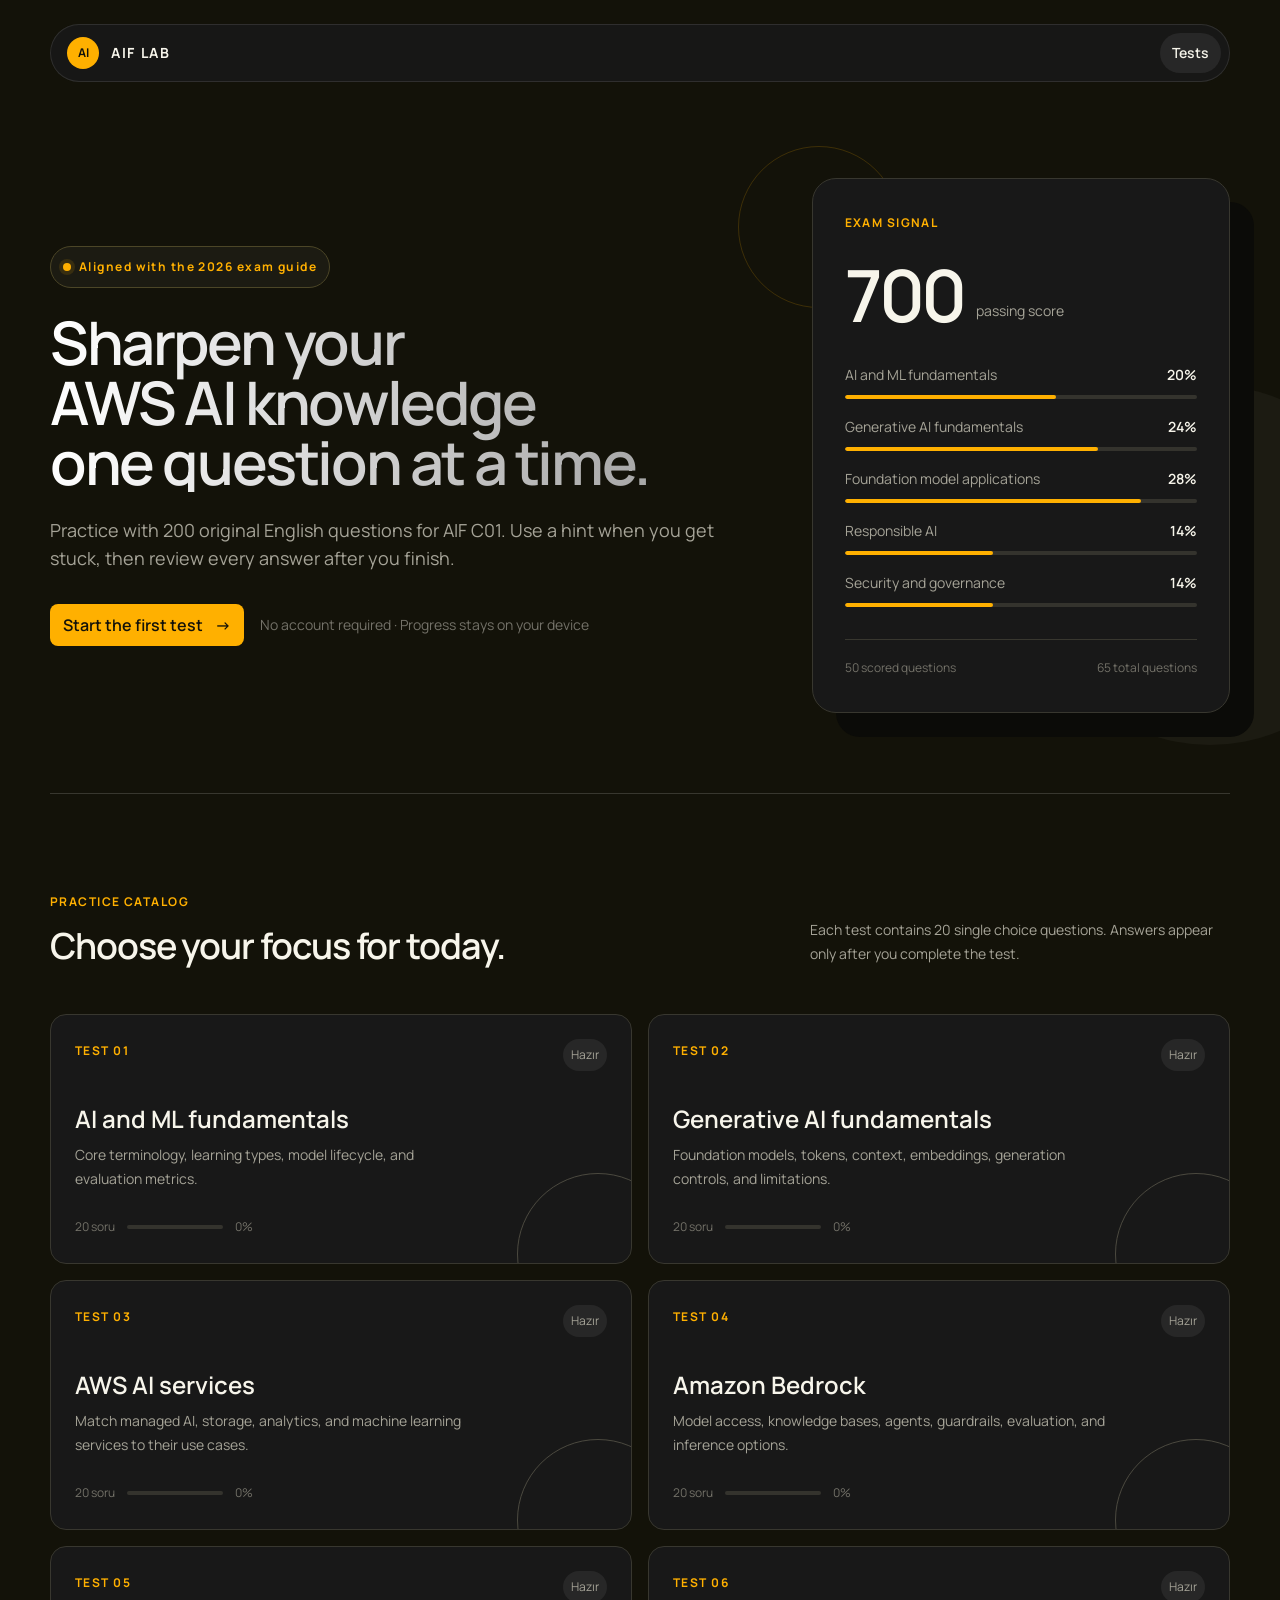
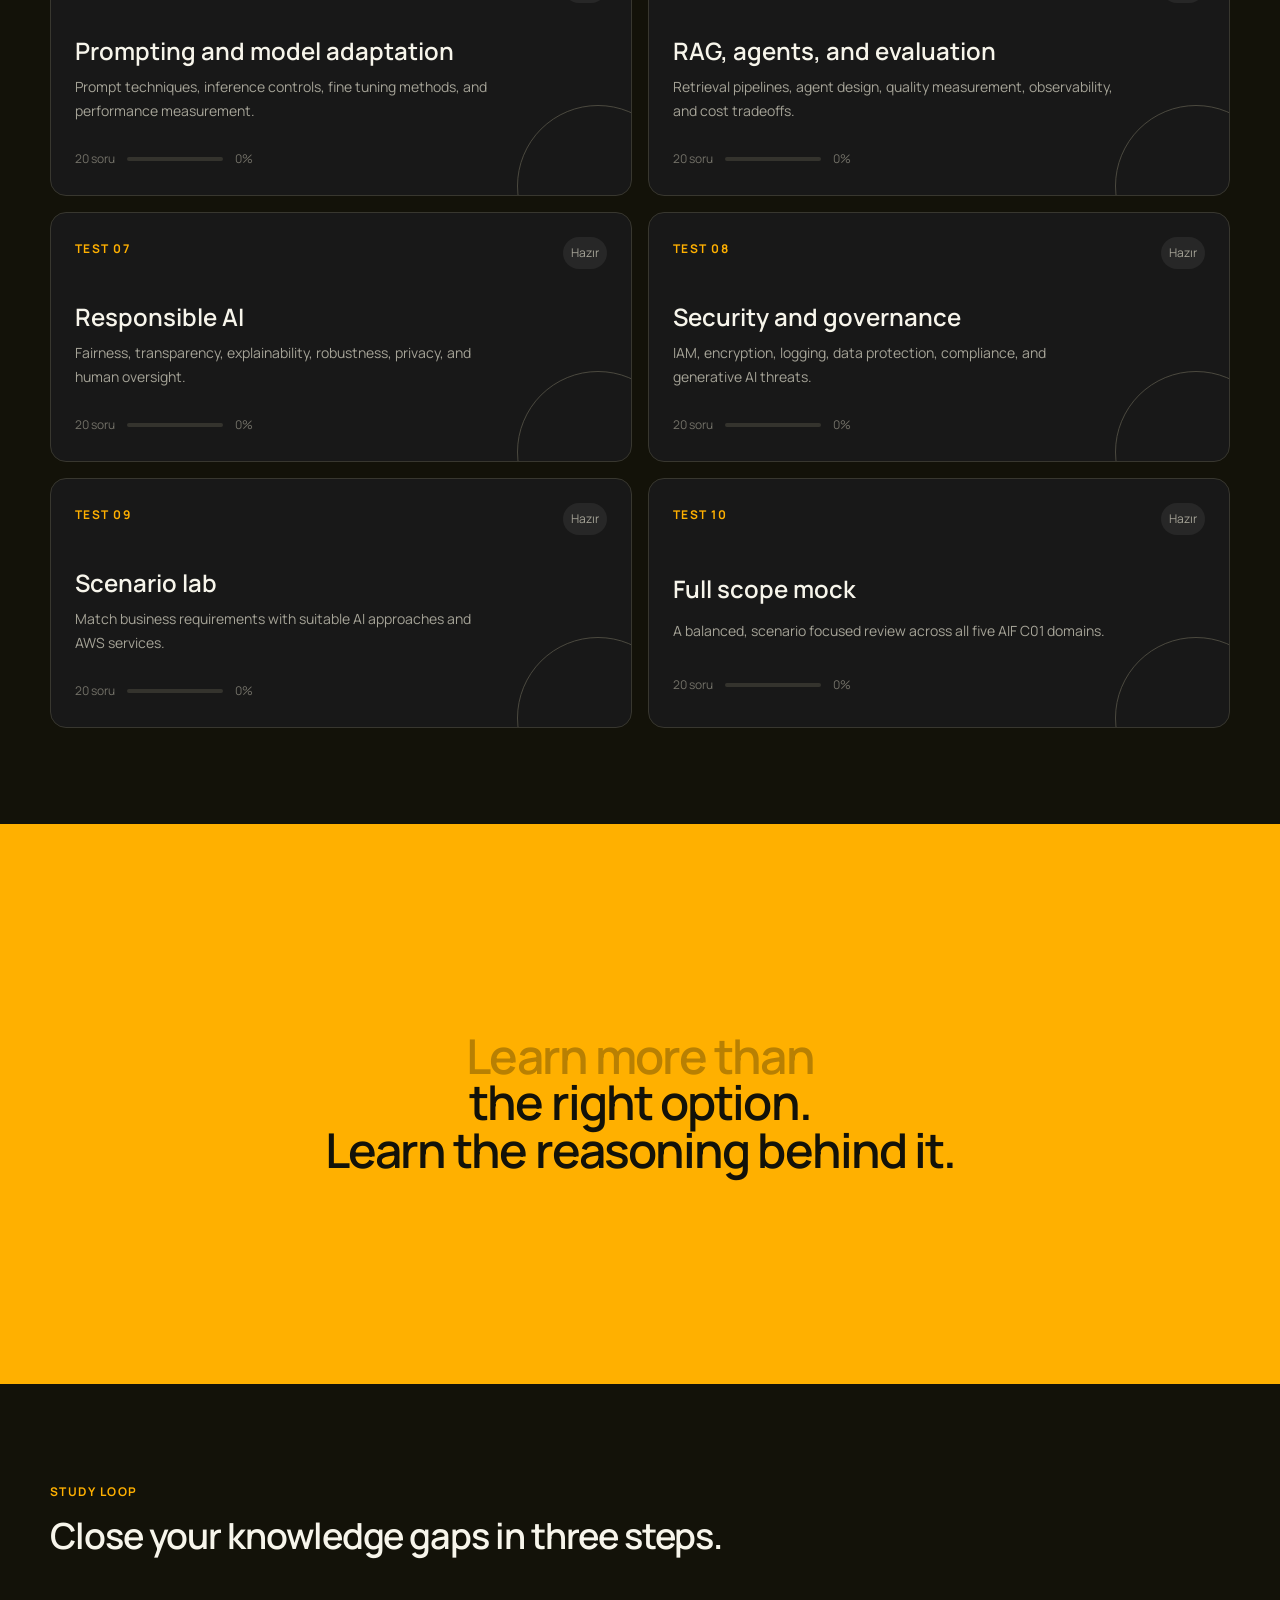
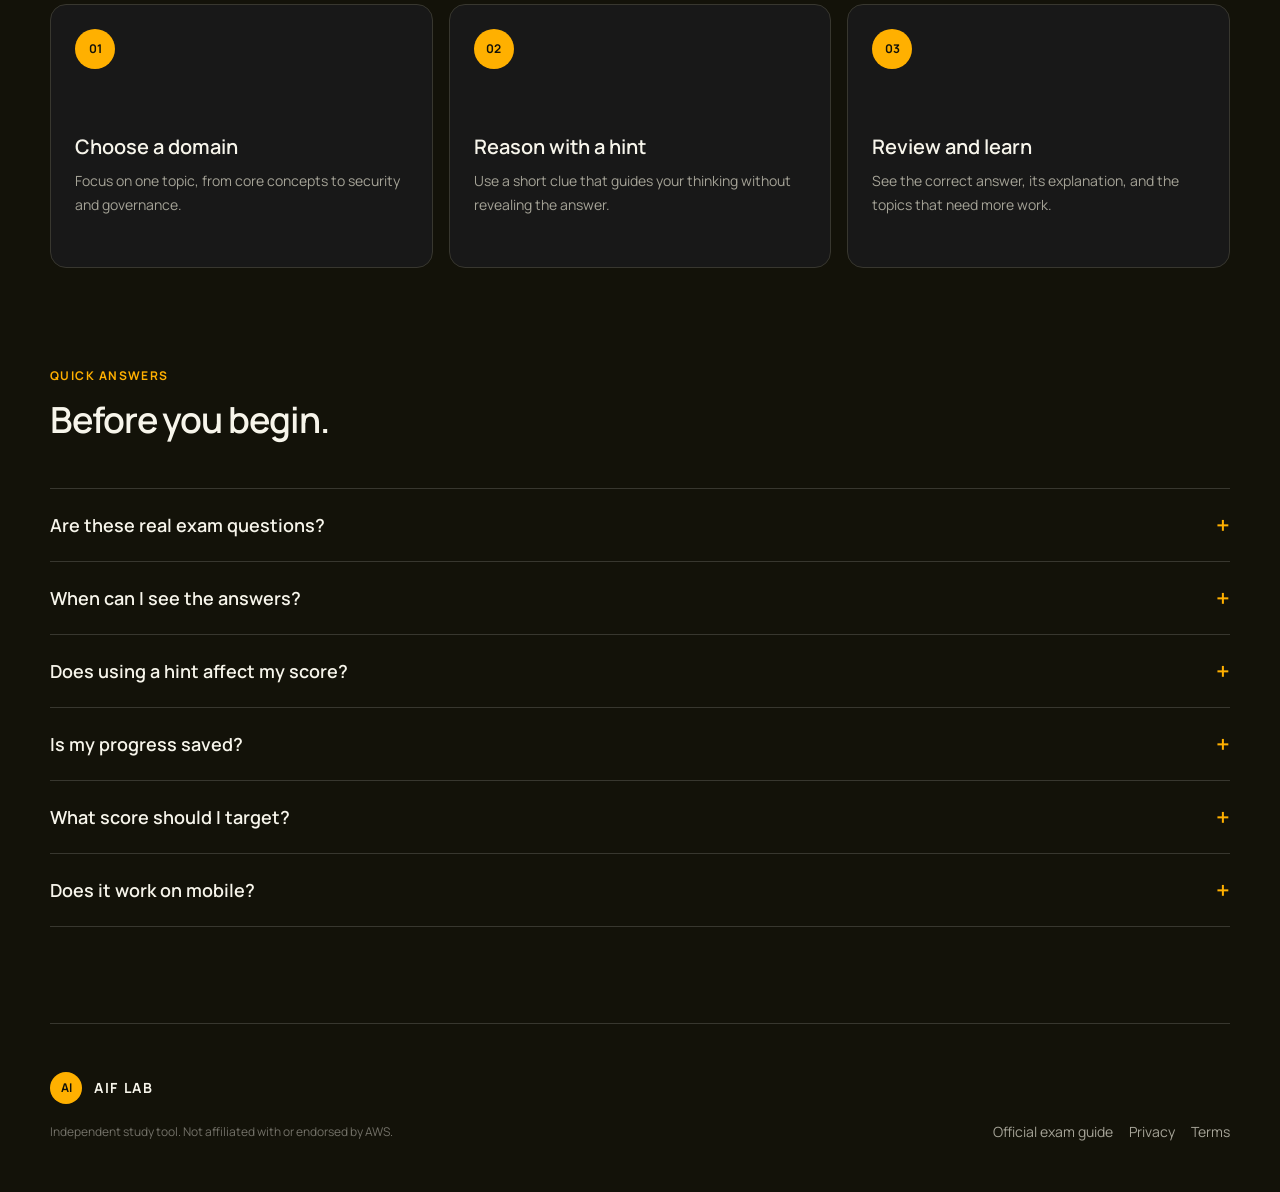
<file: index.html>
<!doctype html>
<html lang="en">
  <head>
    <meta charset="UTF-8" />
    <meta name="viewport" content="width=device-width, initial-scale=1.0" />
    <meta
      name="description"
      content="Prepare for AWS Certified AI Practitioner AIF C01 with 10 tests, 200 original English questions, hints, and detailed answer reviews."
    />
    <meta property="og:title" content="AIF Lab | AWS AI Practitioner practice tests" />
    <meta
      property="og:description"
      content="Prepare for AIF C01 with 200 original English practice questions."
    />
    <meta property="og:type" content="website" />
    <meta name="theme-color" content="#131209" />
    <title>AIF Lab | AWS AI Practitioner practice tests</title>
    <link rel="preconnect" href="https://fonts.googleapis.com" />
    <link rel="preconnect" href="https://fonts.gstatic.com" crossorigin />
    <link
      href="https://fonts.googleapis.com/css2?family=Manrope:wght@400;500;600;700&display=swap"
      rel="stylesheet"
    />
    <link rel="icon" href="data:image/svg+xml,%3Csvg xmlns='http://www.w3.org/2000/svg' viewBox='0 0 64 64'%3E%3Crect width='64' height='64' rx='16' fill='%23ffb000'/%3E%3Cpath d='M17 43 29 16h7l12 27h-8l-2-6H27l-2 6h-8Zm12-12h7l-3-9-4 9Z' fill='%23131209'/%3E%3C/svg%3E" />
    <link rel="stylesheet" href="styles.css" />
  </head>
  <body>
    <a class="skip-link" href="#main">Skip to content</a>

    <header class="site-header" aria-label="Main navigation">
      <a class="brand" href="#home" aria-label="AIF Lab home">
        <span class="brand-mark">AI</span>
        <span>AIF LAB</span>
      </a>
      <nav class="nav-actions" aria-label="Page links">
        <a class="nav-link is-current" href="#tests">Tests</a>
        <button class="button button-small button-ghost" id="continueButton" type="button" hidden>
          Continue
        </button>
      </nav>
    </header>

    <main id="main">
      <section id="landingView" class="view landing-view">
        <section class="hero" id="home" aria-labelledby="heroTitle">
          <div class="hero-copy reveal">
            <div class="eyebrow"><span class="status-dot"></span> Aligned with the 2026 exam guide</div>
            <h1 id="heroTitle">Sharpen your AWS AI knowledge<br />one question at a time.</h1>
            <p class="hero-subtitle">
              Practice with 200 original English questions for AIF C01. Use a hint when you
              get stuck, then review every answer after you finish.
            </p>
            <div class="hero-actions">
              <button class="button button-primary" id="startFirstButton" type="button">
                Start the first test
                <span aria-hidden="true">→</span>
              </button>
              <span class="proof-line">No account required · Progress stays on your device</span>
            </div>
          </div>

          <aside class="scope-panel reveal" aria-label="Exam scope summary">
            <div class="panel-kicker">EXAM SIGNAL</div>
            <div class="scope-score">
              <span>700</span>
              <small>passing score</small>
            </div>
            <div class="scope-list">
              <div class="scope-row">
                <span>AI and ML fundamentals</span><b>20%</b>
                <i style="--width: 20%"></i>
              </div>
              <div class="scope-row">
                <span>Generative AI fundamentals</span><b>24%</b>
                <i style="--width: 24%"></i>
              </div>
              <div class="scope-row">
                <span>Foundation model applications</span><b>28%</b>
                <i style="--width: 28%"></i>
              </div>
              <div class="scope-row">
                <span>Responsible AI</span><b>14%</b>
                <i style="--width: 14%"></i>
              </div>
              <div class="scope-row">
                <span>Security and governance</span><b>14%</b>
                <i style="--width: 14%"></i>
              </div>
            </div>
            <div class="scope-footer">
              <span>50 scored questions</span>
              <span>65 total questions</span>
            </div>
          </aside>
        </section>

        <section class="test-section" id="tests" aria-labelledby="testsTitle">
          <div class="section-heading reveal">
            <div>
              <p class="section-label">PRACTICE CATALOG</p>
              <h2 id="testsTitle">Choose your focus for today.</h2>
            </div>
            <p>Each test contains 20 single choice questions. Answers appear only after you complete the test.</p>
          </div>
          <div class="test-grid" id="testGrid" aria-live="polite"></div>
        </section>

        <section class="tagline-section" aria-label="Study approach">
          <p id="taglineText">
            Learn more than the right option.<br />Learn the reasoning behind it.
          </p>
        </section>

        <section class="method-section" aria-labelledby="methodTitle">
          <div class="section-heading reveal">
            <div>
              <p class="section-label">STUDY LOOP</p>
              <h2 id="methodTitle">Close your knowledge gaps in three steps.</h2>
            </div>
          </div>
          <div class="method-grid">
            <article class="method-card reveal">
              <span>01</span>
              <h3>Choose a domain</h3>
              <p>Focus on one topic, from core concepts to security and governance.</p>
            </article>
            <article class="method-card reveal">
              <span>02</span>
              <h3>Reason with a hint</h3>
              <p>Use a short clue that guides your thinking without revealing the answer.</p>
            </article>
            <article class="method-card reveal">
              <span>03</span>
              <h3>Review and learn</h3>
              <p>See the correct answer, its explanation, and the topics that need more work.</p>
            </article>
          </div>
        </section>

        <section class="faq-section" aria-labelledby="faqTitle">
          <div class="section-heading reveal">
            <div>
              <p class="section-label">QUICK ANSWERS</p>
              <h2 id="faqTitle">Before you begin.</h2>
            </div>
          </div>
          <div class="faq-list reveal">
            <details>
              <summary>Are these real exam questions?</summary>
              <p>No. Every question is original and aligned with the exam guide. They are not live or retired AWS exam items.</p>
            </details>
            <details>
              <summary>When can I see the answers?</summary>
              <p>After submitting a test, you can review every correct answer, your selection, and a concise explanation.</p>
            </details>
            <details>
              <summary>Does using a hint affect my score?</summary>
              <p>No. Hints do not change your score. They are designed to help you recall the relevant concept.</p>
            </details>
            <details>
              <summary>Is my progress saved?</summary>
              <p>Yes. Your answers and current question are stored automatically in this browser.</p>
            </details>
            <details>
              <summary>What score should I target?</summary>
              <p>The real exam uses a scaled passing score of 700. For practice, aim for at least 80 percent without hints.</p>
            </details>
            <details>
              <summary>Does it work on mobile?</summary>
              <p>Yes. The question palette, controls, and answer review adapt to smaller screens.</p>
            </details>
          </div>
        </section>
      </section>

      <section id="quizView" class="view quiz-view" hidden aria-labelledby="quizTitle">
        <header class="quiz-topbar">
          <button class="text-button" id="exitQuizButton" type="button">← Back to tests</button>
          <div class="quiz-title-wrap">
            <span id="quizLabel">TEST 01</span>
            <h1 id="quizTitle">AI and ML fundamentals</h1>
          </div>
          <div class="timer" aria-label="Elapsed time"><span class="timer-dot"></span><time id="timer">00:00</time></div>
        </header>
        <div class="quiz-progress" aria-hidden="true"><i id="progressBar"></i></div>

        <div class="quiz-shell">
          <aside class="question-nav" aria-label="Question palette">
            <div class="question-nav-head">
              <span>QUESTION PALETTE</span>
              <b id="answeredCount">0 / 20</b>
            </div>
            <div class="question-dots" id="questionDots"></div>
            <div class="palette-legend">
              <span><i class="legend-current"></i> Current</span>
              <span><i class="legend-answered"></i> Answered</span>
            </div>
          </aside>

          <article class="question-card" id="questionCard">
            <div class="question-meta">
              <span id="questionDomain">AI AND ML FUNDAMENTALS</span>
              <span>SINGLE CHOICE</span>
            </div>
            <h2 id="questionText"></h2>
            <form id="optionsForm" class="options-list"></form>
            <div class="hint-wrap">
              <button class="hint-button" id="hintButton" type="button" aria-expanded="false">
                <svg viewBox="0 0 24 24" aria-hidden="true"><path d="M9 21h6M10 17h4M8.5 14.5A7 7 0 1 1 15.5 14.5C14.5 15.2 14 16 14 17h-4c0-1-.5-1.8-1.5-2.5Z"/></svg>
                Show hint
              </button>
              <p class="hint-text" id="hintText" hidden></p>
            </div>
            <footer class="question-actions">
              <button class="button button-secondary" id="prevButton" type="button">← Previous</button>
              <button class="button button-primary" id="nextButton" type="button">Next →</button>
              <button class="button button-primary" id="submitButton" type="button" hidden>Finish test</button>
            </footer>
            <p class="inline-error" id="quizError" role="alert" hidden></p>
          </article>
        </div>
      </section>

      <section id="resultsView" class="view results-view" hidden aria-labelledby="resultsTitle">
        <header class="results-header">
          <button class="text-button" id="resultsHomeButton" type="button">← All tests</button>
          <span class="results-kicker">TEST COMPLETE</span>
          <h1 id="resultsTitle">Your results are ready.</h1>
          <p id="resultsSummary"></p>
        </header>

        <div class="score-layout">
          <div class="score-card" id="scoreCard">
            <div class="score-ring" id="scoreRing"><span id="scorePercent">0%</span></div>
            <div>
              <span class="score-status" id="scoreStatus">TARGET REACHED</span>
              <h2 id="scoreLine">0 correct, 0 incorrect</h2>
              <p>Practice target is 80 percent. Hints do not affect your score.</p>
            </div>
          </div>
          <div class="results-actions">
            <button class="button button-primary" id="retryButton" type="button">Retry this test</button>
            <button class="button button-secondary" id="nextTestButton" type="button">Next test</button>
          </div>
        </div>

        <section class="review-section" aria-labelledby="reviewTitle">
          <div class="review-heading">
            <div>
              <p class="section-label">ANSWER REVIEW</p>
              <h2 id="reviewTitle">Review every question.</h2>
            </div>
            <div class="review-filters" role="group" aria-label="Answer filter">
              <button class="filter-button is-active" data-filter="all" type="button">All</button>
              <button class="filter-button" data-filter="wrong" type="button">Incorrect</button>
              <button class="filter-button" data-filter="correct" type="button">Correct</button>
            </div>
          </div>
          <div class="review-list" id="reviewList"></div>
          <div class="empty-state" id="reviewEmpty" hidden>
            <span>✓</span>
            <h3>No questions match this filter.</h3>
            <p>Select another filter to review the remaining answers.</p>
          </div>
        </section>
      </section>
    </main>

    <footer class="site-footer" id="siteFooter">
      <div>
        <span class="brand footer-brand"><span class="brand-mark">AI</span> AIF LAB</span>
        <p>Independent study tool. Not affiliated with or endorsed by AWS.</p>
      </div>
      <nav aria-label="Legal links">
        <a class="footer-link" href="https://docs.aws.amazon.com/aws-certification/latest/ai-practitioner-01/ai-practitioner-01.html" target="_blank" rel="noreferrer">Official exam guide</a>
        <button class="footer-link" data-modal="privacy" type="button">Privacy</button>
        <button class="footer-link" data-modal="terms" type="button">Terms</button>
      </nav>
    </footer>

    <dialog id="infoDialog" class="info-dialog">
      <button class="dialog-close" id="dialogClose" type="button" aria-label="Close dialog">×</button>
      <h2 id="dialogTitle"></h2>
      <div id="dialogContent"></div>
    </dialog>

    <script src="questions.js"></script>
    <script src="app.js"></script>
  </body>
</html>
</file>
<file: styles.css>
:root {
  --ink: #f7f5eb;
  --muted: #a5a397;
  --faint: #737168;
  --canvas: #131209;
  --surface: #181818;
  --surface-raised: #1f1f1f;
  --surface-soft: #272727;
  --line: #38372f;
  --accent: #ffb000;
  --accent-soft: #f7c968;
  --accent-ink: #131209;
  --good: #70d6a7;
  --bad: #ff7a66;
  --info: #78b9ff;
  --ease: cubic-bezier(0.32, 0.72, 0, 1);
}

* {
  box-sizing: border-box;
}

html {
  scroll-behavior: smooth;
}

body {
  min-width: 320px;
  margin: 0;
  color: var(--ink);
  background: var(--canvas);
  font-family: "Manrope", sans-serif;
  font-size: 16px;
  line-height: 24px;
}

button,
input {
  font: inherit;
}

button,
a,
summary,
label {
  -webkit-tap-highlight-color: transparent;
}

button:focus-visible,
a:focus-visible,
summary:focus-visible,
input:focus-visible + span {
  outline: 3px solid var(--info);
  outline-offset: 4px;
}

[hidden] {
  display: none !important;
}

.skip-link {
  position: fixed;
  z-index: 100;
  top: 8px;
  left: 8px;
  padding: 8px 12px;
  border-radius: 8px;
  color: var(--accent-ink);
  background: var(--accent);
  transform: translateY(-160%);
  transition: transform 700ms var(--ease);
}

.skip-link:focus {
  transform: translateY(0);
}

.site-header {
  position: relative;
  z-index: 20;
  display: flex;
  width: min(1180px, calc(100% - 48px));
  margin: 24px auto 0;
  padding: 8px 8px 8px 16px;
  align-items: center;
  justify-content: space-between;
  border: 1px solid rgba(255, 255, 255, 0.1);
  border-radius: 9999px;
  background: rgba(24, 24, 24, 0.88);
  backdrop-filter: blur(24px);
}

.brand {
  display: inline-flex;
  align-items: center;
  gap: 12px;
  color: var(--ink);
  font-size: 14px;
  font-weight: 700;
  letter-spacing: 0.12em;
  text-decoration: none;
}

.brand-mark {
  display: grid;
  width: 32px;
  height: 32px;
  place-items: center;
  border-radius: 50%;
  color: var(--accent-ink);
  background: var(--accent);
  font-size: 12px;
  font-weight: 700;
  letter-spacing: 0;
}

.nav-actions {
  display: flex;
  align-items: center;
  gap: 8px;
}

.nav-link {
  padding: 8px 12px;
  border-radius: 9999px;
  color: var(--muted);
  font-size: 14px;
  font-weight: 600;
  text-decoration: none;
  transition: color 700ms var(--ease), background 700ms var(--ease);
}

.nav-link:hover,
.nav-link.is-current {
  color: var(--ink);
  background: var(--surface-soft);
}

.view {
  min-height: 70vh;
}

.hero {
  position: relative;
  display: grid;
  width: min(1180px, calc(100% - 48px));
  min-height: 680px;
  margin: 0 auto;
  padding: 96px 0 80px;
  grid-template-columns: minmax(0, 1.25fr) minmax(340px, 0.75fr);
  gap: 64px;
  align-items: center;
}

.hero::before,
.hero::after {
  position: absolute;
  z-index: -1;
  content: "";
}

.hero::before {
  top: 64px;
  right: 28%;
  width: 160px;
  height: 160px;
  border: 1px solid rgba(255, 176, 0, 0.18);
  border-radius: 50%;
}

.hero::after {
  right: -160px;
  bottom: 48px;
  width: 360px;
  height: 360px;
  border-radius: 50%;
  background: #1c1b12;
}

.eyebrow,
.section-label,
.panel-kicker,
.results-kicker,
.question-meta,
.quiz-title-wrap span,
.question-nav-head span {
  color: var(--accent);
  font-size: 12px;
  font-weight: 700;
  letter-spacing: 0.12em;
}

.eyebrow {
  display: inline-flex;
  padding: 8px 12px;
  align-items: center;
  gap: 8px;
  border: 1px solid #4c4627;
  border-radius: 9999px;
  background: #1c1b12;
}

.status-dot,
.timer-dot {
  width: 8px;
  height: 8px;
  border-radius: 50%;
  background: var(--accent);
  box-shadow: 0 0 0 4px rgba(255, 176, 0, 0.12);
}

.hero h1 {
  max-width: 680px;
  margin: 24px 0;
  background: linear-gradient(90deg, #ffffff, #9b9b9b);
  background-clip: text;
  color: transparent;
  font-size: 60px;
  font-weight: 600;
  line-height: 1;
  letter-spacing: -0.04em;
  text-wrap: balance;
}

.hero-subtitle {
  max-width: 680px;
  margin: 0;
  color: var(--muted);
  font-size: 18px;
  line-height: 28px;
  text-wrap: pretty;
}

.hero-actions {
  display: flex;
  margin-top: 32px;
  align-items: center;
  gap: 16px;
  flex-wrap: wrap;
}

.button {
  display: inline-flex;
  min-height: 40px;
  padding: 8px 12px;
  align-items: center;
  justify-content: center;
  gap: 12px;
  border: 1px solid transparent;
  border-radius: 8px;
  cursor: pointer;
  font-size: 16px;
  font-weight: 600;
  transition: transform 700ms var(--ease), color 700ms var(--ease), background 700ms var(--ease), border-color 700ms var(--ease);
}

.button:hover {
  transform: translateY(-2px);
}

.button:active {
  transform: scale(0.98);
}

.button:disabled {
  cursor: not-allowed;
  opacity: 0.38;
  transform: none;
}

.button-primary {
  color: var(--accent-ink);
  background: var(--accent);
}

.button-primary:hover {
  background: var(--accent-soft);
}

.button-secondary,
.button-ghost {
  border-color: var(--line);
  color: var(--ink);
  background: var(--surface-raised);
}

.button-secondary:hover,
.button-ghost:hover {
  border-color: #5f5d52;
  background: var(--surface-soft);
}

.button-small {
  min-height: 32px;
  font-size: 14px;
}

.proof-line {
  color: var(--faint);
  font-size: 14px;
}

.scope-panel {
  position: relative;
  z-index: 1;
  padding: 32px;
  border: 1px solid var(--line);
  border-radius: 24px;
  background: var(--surface);
  box-shadow: 24px 24px 0 #0b0b08;
}

.scope-score {
  display: flex;
  margin: 24px 0 32px;
  align-items: flex-end;
  gap: 12px;
}

.scope-score span {
  font-size: 72px;
  font-weight: 600;
  line-height: 1;
  letter-spacing: -0.05em;
}

.scope-score small {
  padding-bottom: 8px;
  color: var(--muted);
  font-size: 14px;
}

.scope-list {
  display: grid;
  gap: 16px;
}

.scope-row {
  display: grid;
  grid-template-columns: 1fr auto;
  gap: 8px;
  color: var(--muted);
  font-size: 14px;
}

.scope-row b {
  color: var(--ink);
  font-weight: 600;
}

.scope-row i {
  position: relative;
  display: block;
  height: 4px;
  grid-column: 1 / 3;
  overflow: hidden;
  border-radius: 9999px;
  background: #34332d;
}

.scope-row i::after {
  display: block;
  width: calc(var(--width) * 3);
  height: 100%;
  border-radius: inherit;
  background: var(--accent);
  content: "";
}

.scope-footer {
  display: flex;
  margin-top: 32px;
  padding-top: 16px;
  justify-content: space-between;
  border-top: 1px solid var(--line);
  color: var(--faint);
  font-size: 12px;
}

.test-section,
.method-section,
.faq-section {
  width: min(1180px, calc(100% - 48px));
  margin: 0 auto;
  padding: 96px 0;
}

.test-section {
  border-top: 1px solid var(--line);
}

.section-heading,
.review-heading {
  display: flex;
  margin-bottom: 48px;
  align-items: flex-end;
  justify-content: space-between;
  gap: 32px;
}

.section-label {
  margin: 0 0 12px;
}

.section-heading h2,
.review-heading h2 {
  margin: 0;
  font-size: 36px;
  font-weight: 600;
  line-height: 40px;
  letter-spacing: -0.03em;
  text-wrap: balance;
}

.section-heading > p {
  max-width: 420px;
  margin: 0;
  color: var(--muted);
  font-size: 14px;
  text-wrap: pretty;
}

.test-grid {
  display: grid;
  grid-template-columns: repeat(2, minmax(0, 1fr));
  gap: 16px;
}

.test-card {
  position: relative;
  display: grid;
  min-height: 232px;
  padding: 24px;
  overflow: hidden;
  border: 1px solid var(--line);
  border-radius: 16px;
  color: var(--ink);
  background: var(--surface);
  cursor: pointer;
  text-align: left;
  grid-template-columns: 1fr auto;
  transition: transform 700ms var(--ease), background 700ms var(--ease), border-color 700ms var(--ease);
}

.test-card:hover {
  border-color: #5f5d52;
  background: var(--surface-raised);
  transform: translateY(-4px);
}

.test-card:active {
  transform: scale(0.98);
}

.test-card::after {
  position: absolute;
  right: -48px;
  bottom: -72px;
  width: 160px;
  height: 160px;
  border: 1px solid #4b493f;
  border-radius: 50%;
  content: "";
  transition: transform 700ms var(--ease), border-color 700ms var(--ease);
}

.test-card:hover::after {
  border-color: var(--accent);
  transform: scale(1.12);
}

.test-card-number {
  color: var(--accent);
  font-size: 12px;
  font-weight: 700;
  letter-spacing: 0.12em;
}

.test-card-status {
  position: relative;
  z-index: 1;
  padding: 4px 8px;
  border-radius: 9999px;
  color: var(--muted);
  background: var(--surface-soft);
  font-size: 12px;
}

.test-card h3 {
  max-width: 420px;
  margin: 32px 0 8px;
  grid-column: 1 / 3;
  font-size: 24px;
  font-weight: 600;
  line-height: 32px;
  text-wrap: balance;
}

.test-card p {
  max-width: 440px;
  margin: 0;
  grid-column: 1 / 3;
  color: var(--muted);
  font-size: 14px;
  text-wrap: pretty;
}

.test-card-footer {
  display: flex;
  margin-top: 24px;
  align-items: center;
  gap: 12px;
  grid-column: 1 / 3;
  color: var(--faint);
  font-size: 12px;
}

.mini-progress {
  width: 96px;
  height: 4px;
  overflow: hidden;
  border-radius: 9999px;
  background: #34332d;
}

.mini-progress i {
  display: block;
  height: 100%;
  border-radius: inherit;
  background: var(--accent);
}

.tagline-section {
  display: flex;
  min-height: 560px;
  padding: 96px 24px;
  align-items: center;
  justify-content: center;
  background: var(--accent);
}

.tagline-section p {
  max-width: 680px;
  margin: 0;
  color: rgba(19, 18, 9, 0.3);
  font-size: 48px;
  font-weight: 600;
  line-height: 1;
  letter-spacing: -0.04em;
  text-align: center;
  text-wrap: balance;
}

.tagline-section .word {
  display: inline-block;
  transition: color 800ms var(--ease), transform 800ms var(--ease);
}

.tagline-section .word.is-visible {
  color: var(--accent-ink);
  transform: translateY(-2px);
}

.method-grid {
  display: grid;
  grid-template-columns: repeat(3, minmax(0, 1fr));
  gap: 16px;
}

.method-card {
  min-height: 264px;
  padding: 24px;
  border: 1px solid var(--line);
  border-radius: 16px;
  background: var(--surface);
}

.method-card > span {
  display: grid;
  width: 40px;
  height: 40px;
  place-items: center;
  border-radius: 50%;
  color: var(--accent-ink);
  background: var(--accent);
  font-size: 12px;
  font-weight: 700;
}

.method-card h3 {
  margin: 64px 0 8px;
  font-size: 20px;
  font-weight: 600;
  line-height: 28px;
}

.method-card p {
  margin: 0;
  color: var(--muted);
  font-size: 14px;
  text-wrap: pretty;
}

.faq-section {
  padding-top: 0;
}

.faq-list {
  display: grid;
  border-top: 1px solid var(--line);
}

.faq-list details {
  border-bottom: 1px solid var(--line);
}

.faq-list summary {
  position: relative;
  padding: 24px 48px 24px 0;
  cursor: pointer;
  font-size: 18px;
  font-weight: 600;
  list-style: none;
}

.faq-list summary::-webkit-details-marker {
  display: none;
}

.faq-list summary::after {
  position: absolute;
  top: 24px;
  right: 0;
  content: "+";
  color: var(--accent);
  font-size: 24px;
  transition: transform 700ms var(--ease);
}

.faq-list details[open] summary::after {
  transform: rotate(45deg);
}

.faq-list details p {
  max-width: 680px;
  margin: 0;
  padding: 0 0 24px;
  color: var(--muted);
  text-wrap: pretty;
}

.site-footer {
  display: flex;
  width: min(1180px, calc(100% - 48px));
  margin: 0 auto;
  padding: 48px 0;
  align-items: flex-end;
  justify-content: space-between;
  gap: 24px;
  border-top: 1px solid var(--line);
}

.footer-brand {
  margin-bottom: 16px;
}

.site-footer p {
  max-width: 520px;
  margin: 0;
  color: var(--faint);
  font-size: 12px;
}

.site-footer nav {
  display: flex;
  gap: 16px;
}

.footer-link,
.text-button {
  padding: 0;
  border: 0;
  color: var(--muted);
  background: transparent;
  cursor: pointer;
  font-size: 14px;
  text-decoration: underline;
  text-decoration-color: transparent;
  text-underline-offset: 4px;
  transition: color 700ms var(--ease), text-decoration-color 700ms var(--ease);
}

.footer-link:hover,
.text-button:hover {
  color: var(--ink);
  text-decoration-color: currentColor;
}

.reveal {
  opacity: 0;
  filter: blur(8px);
  transform: translateY(64px);
  transition: opacity 900ms var(--ease), filter 900ms var(--ease), transform 900ms var(--ease);
}

.reveal.is-visible {
  opacity: 1;
  filter: blur(0);
  transform: translateY(0);
}

/* Quiz */
.quiz-view,
.results-view {
  width: min(1260px, calc(100% - 48px));
  margin: 0 auto;
  padding: 48px 0 96px;
}

.quiz-topbar {
  display: grid;
  padding: 24px 0;
  align-items: center;
  grid-template-columns: 1fr auto 1fr;
  border-bottom: 1px solid var(--line);
}

.quiz-topbar .text-button {
  justify-self: start;
}

.quiz-title-wrap {
  text-align: center;
}

.quiz-title-wrap h1 {
  margin: 4px 0 0;
  font-size: 18px;
  font-weight: 600;
  line-height: 28px;
}

.timer {
  display: flex;
  justify-self: end;
  align-items: center;
  gap: 8px;
  color: var(--muted);
  font-size: 14px;
  font-variant-numeric: tabular-nums;
}

.quiz-progress {
  height: 4px;
  overflow: hidden;
  background: var(--surface-soft);
}

.quiz-progress i {
  display: block;
  width: 0;
  height: 100%;
  background: var(--accent);
  transition: width 700ms var(--ease);
}

.quiz-shell {
  display: grid;
  padding-top: 48px;
  grid-template-columns: 240px minmax(0, 760px);
  gap: 48px;
  justify-content: center;
}

.question-nav {
  position: sticky;
  top: 24px;
  height: max-content;
  padding: 16px;
  border: 1px solid var(--line);
  border-radius: 16px;
  background: var(--surface);
}

.question-nav-head {
  display: flex;
  margin-bottom: 16px;
  align-items: center;
  justify-content: space-between;
}

.question-nav-head b {
  font-size: 12px;
  font-weight: 600;
}

.question-dots {
  display: grid;
  grid-template-columns: repeat(5, 1fr);
  gap: 8px;
}

.question-dot {
  display: grid;
  width: 32px;
  height: 32px;
  padding: 0;
  place-items: center;
  border: 1px solid var(--line);
  border-radius: 8px;
  color: var(--muted);
  background: var(--surface-raised);
  cursor: pointer;
  font-size: 12px;
  font-weight: 600;
  transition: transform 700ms var(--ease), color 700ms var(--ease), background 700ms var(--ease), border-color 700ms var(--ease);
}

.question-dot:hover {
  border-color: var(--accent);
  color: var(--ink);
  transform: translateY(-2px);
}

.question-dot.is-answered {
  border-color: #426f5a;
  color: #b6f5d3;
  background: #21352b;
}

.question-dot.is-current {
  border-color: var(--accent);
  color: var(--accent-ink);
  background: var(--accent);
}

.palette-legend {
  display: flex;
  margin-top: 16px;
  padding-top: 16px;
  gap: 12px;
  border-top: 1px solid var(--line);
  color: var(--faint);
  font-size: 12px;
}

.palette-legend span {
  display: flex;
  align-items: center;
  gap: 4px;
}

.palette-legend i {
  width: 8px;
  height: 8px;
  border-radius: 50%;
}

.legend-current {
  background: var(--accent);
}

.legend-answered {
  background: var(--good);
}

.question-card {
  min-height: 620px;
  padding: 40px;
  border: 1px solid var(--line);
  border-radius: 24px;
  background: var(--surface);
}

.question-card.is-changing {
  opacity: 0;
  transform: translateY(24px);
}

.question-card {
  transition: opacity 700ms var(--ease), transform 700ms var(--ease);
}

.question-meta {
  display: flex;
  justify-content: space-between;
}

.question-meta span:last-child {
  color: var(--faint);
}

.question-card h2 {
  margin: 32px 0;
  font-size: 24px;
  font-weight: 600;
  line-height: 32px;
  letter-spacing: -0.02em;
  text-wrap: pretty;
}

.options-list {
  display: grid;
  gap: 12px;
}

.option-label {
  position: relative;
  display: grid;
  min-height: 64px;
  padding: 12px 16px;
  align-items: center;
  grid-template-columns: 32px 1fr;
  gap: 12px;
  border: 1px solid var(--line);
  border-radius: 12px;
  color: var(--muted);
  background: var(--surface-raised);
  cursor: pointer;
  transition: transform 700ms var(--ease), color 700ms var(--ease), background 700ms var(--ease), border-color 700ms var(--ease);
}

.option-label:hover {
  border-color: #5f5d52;
  color: var(--ink);
  transform: translateX(4px);
}

.option-label:active {
  transform: scale(0.98);
}

.option-label input {
  position: absolute;
  opacity: 0;
  pointer-events: none;
}

.option-key {
  display: grid;
  width: 32px;
  height: 32px;
  place-items: center;
  border: 1px solid #4b493f;
  border-radius: 8px;
  color: var(--ink);
  font-size: 12px;
  font-weight: 700;
}

.option-label.is-selected {
  border-color: var(--accent);
  color: var(--ink);
  background: #292511;
}

.option-label.is-selected .option-key {
  border-color: var(--accent);
  color: var(--accent-ink);
  background: var(--accent);
}

.option-copy {
  font-size: 14px;
  text-wrap: pretty;
}

.hint-wrap {
  margin-top: 24px;
}

.hint-button {
  display: inline-flex;
  padding: 8px 12px;
  align-items: center;
  gap: 8px;
  border: 1px solid #4c4627;
  border-radius: 8px;
  color: var(--accent);
  background: #1c1b12;
  cursor: pointer;
  font-size: 14px;
  font-weight: 600;
  transition: transform 700ms var(--ease), background 700ms var(--ease);
}

.hint-button:hover {
  background: #292511;
  transform: translateY(-2px);
}

.hint-button svg {
  width: 20px;
  height: 20px;
  fill: none;
  stroke: currentColor;
  stroke-linecap: round;
  stroke-linejoin: round;
  stroke-width: 1.7;
}

.hint-text {
  margin: 12px 0 0;
  padding: 16px;
  border: 1px solid #4c4627;
  border-radius: 12px;
  color: #d8cfa6;
  background: #1c1b12;
  font-size: 14px;
  text-wrap: pretty;
}

.question-actions {
  display: flex;
  margin-top: 40px;
  justify-content: space-between;
  gap: 12px;
}

.question-actions .button-primary {
  margin-left: auto;
}

.inline-error {
  margin: 16px 0 0;
  padding: 12px;
  border: 1px solid #753d35;
  border-radius: 8px;
  color: #ffb0a4;
  background: #2e1b18;
  font-size: 14px;
}

/* Results */
.results-header {
  max-width: 760px;
  margin: 0 auto;
  padding: 64px 0 48px;
  text-align: center;
}

.results-header .text-button {
  margin-bottom: 48px;
}

.results-header h1 {
  margin: 12px 0 16px;
  font-size: 48px;
  font-weight: 600;
  line-height: 1;
  letter-spacing: -0.04em;
}

.results-header p {
  margin: 0;
  color: var(--muted);
  font-size: 18px;
  line-height: 28px;
}

.score-layout {
  display: grid;
  max-width: 920px;
  margin: 0 auto 96px;
  gap: 16px;
}

.score-card {
  display: flex;
  padding: 32px;
  align-items: center;
  gap: 32px;
  border: 1px solid var(--line);
  border-radius: 24px;
  background: var(--surface);
}

.score-ring {
  display: grid;
  width: 144px;
  height: 144px;
  flex: 0 0 auto;
  place-items: center;
  border: 8px solid var(--accent);
  border-radius: 50%;
  background: #292511;
}

.score-ring span {
  position: relative;
  z-index: 1;
  font-size: 30px;
  font-weight: 600;
  line-height: 36px;
}

.score-status {
  color: var(--accent);
  font-size: 12px;
  font-weight: 700;
  letter-spacing: 0.12em;
}

.score-card h2 {
  margin: 8px 0;
  font-size: 30px;
  font-weight: 600;
  line-height: 36px;
}

.score-card p {
  margin: 0;
  color: var(--muted);
  font-size: 14px;
}

.results-actions {
  display: flex;
  justify-content: flex-end;
  gap: 12px;
}

.review-section {
  max-width: 920px;
  margin: 0 auto;
}

.review-filters {
  display: flex;
  padding: 4px;
  gap: 4px;
  border-radius: 12px;
  background: var(--surface);
}

.filter-button {
  padding: 8px 12px;
  border: 0;
  border-radius: 8px;
  color: var(--muted);
  background: transparent;
  cursor: pointer;
  font-size: 14px;
  font-weight: 600;
  transition: color 700ms var(--ease), background 700ms var(--ease), transform 700ms var(--ease);
}

.filter-button:hover,
.filter-button.is-active {
  color: var(--ink);
  background: var(--surface-soft);
}

.filter-button:active {
  transform: scale(0.98);
}

.review-list {
  display: grid;
  gap: 16px;
}

.review-card {
  padding: 24px;
  border: 1px solid var(--line);
  border-radius: 16px;
  background: var(--surface);
}

.review-card.is-correct {
  border-color: #426f5a;
}

.review-card.is-wrong {
  border-color: #753d35;
}

.review-card-head {
  display: flex;
  align-items: center;
  justify-content: space-between;
  gap: 16px;
}

.review-card-head span {
  font-size: 12px;
  font-weight: 700;
  letter-spacing: 0.08em;
}

.review-card.is-correct .review-state {
  color: var(--good);
}

.review-card.is-wrong .review-state {
  color: var(--bad);
}

.review-card h3 {
  margin: 16px 0 24px;
  font-size: 18px;
  font-weight: 600;
  line-height: 28px;
  text-wrap: pretty;
}

.answer-row {
  display: grid;
  padding: 12px 0;
  grid-template-columns: 120px 1fr;
  gap: 16px;
  border-top: 1px solid var(--line);
  font-size: 14px;
}

.answer-row span:first-child {
  color: var(--faint);
}

.answer-row.correct-answer span:last-child {
  color: var(--good);
}

.answer-row.user-wrong span:last-child {
  color: var(--bad);
}

.explanation {
  margin: 16px 0 0;
  padding: 16px;
  border-radius: 12px;
  color: #d8cfa6;
  background: #1c1b12;
  font-size: 14px;
  text-wrap: pretty;
}

.empty-state {
  padding: 64px 24px;
  border: 1px dashed var(--line);
  border-radius: 16px;
  text-align: center;
}

.empty-state > span {
  display: grid;
  width: 48px;
  height: 48px;
  margin: 0 auto 16px;
  place-items: center;
  border-radius: 50%;
  color: var(--accent-ink);
  background: var(--good);
}

.empty-state h3 {
  margin: 0 0 8px;
  font-size: 20px;
  line-height: 28px;
}

.empty-state p {
  margin: 0;
  color: var(--muted);
  font-size: 14px;
}

.info-dialog {
  width: min(560px, calc(100% - 48px));
  padding: 32px;
  border: 1px solid var(--line);
  border-radius: 16px;
  color: var(--ink);
  background: var(--surface);
}

.info-dialog::backdrop {
  background: rgba(0, 0, 0, 0.8);
  backdrop-filter: blur(16px);
}

.info-dialog h2 {
  margin: 0 0 16px;
  font-size: 24px;
  font-weight: 600;
  line-height: 32px;
}

.info-dialog p {
  color: var(--muted);
  text-wrap: pretty;
}

.dialog-close {
  float: right;
  width: 32px;
  height: 32px;
  border: 0;
  border-radius: 8px;
  color: var(--ink);
  background: var(--surface-soft);
  cursor: pointer;
  font-size: 24px;
  line-height: 1;
}

@media (max-width: 900px) {
  .hero {
    min-height: auto;
    padding: 80px 0;
    grid-template-columns: 1fr;
  }

  .hero h1 {
    font-size: 48px;
  }

  .scope-panel {
    max-width: 560px;
  }

  .method-grid {
    grid-template-columns: 1fr;
  }

  .method-card {
    min-height: auto;
  }

  .method-card h3 {
    margin-top: 32px;
  }

  .quiz-shell {
    grid-template-columns: 1fr;
    gap: 24px;
  }

  .question-nav {
    position: static;
  }

  .question-dots {
    grid-template-columns: repeat(10, 1fr);
  }

  .question-dot {
    width: 100%;
  }
}

@media (max-width: 680px) {
  .site-header,
  .hero,
  .test-section,
  .method-section,
  .faq-section,
  .site-footer,
  .quiz-view,
  .results-view {
    width: min(100% - 32px, 1180px);
  }

  .site-header {
    padding-left: 12px;
  }

  .nav-link {
    display: none;
  }

  .hero {
    padding: 64px 0;
    gap: 48px;
  }

  .hero h1 {
    font-size: 36px;
    line-height: 40px;
  }

  .hero-subtitle {
    font-size: 16px;
    line-height: 24px;
  }

  .proof-line {
    width: 100%;
  }

  .scope-panel {
    padding: 24px;
    box-shadow: 12px 12px 0 #0b0b08;
  }

  .scope-score span {
    font-size: 60px;
  }

  .scope-footer {
    display: grid;
    gap: 4px;
  }

  .test-section,
  .method-section,
  .faq-section {
    padding: 64px 0;
  }

  .section-heading,
  .review-heading {
    margin-bottom: 32px;
    align-items: flex-start;
    flex-direction: column;
  }

  .section-heading h2,
  .review-heading h2 {
    font-size: 30px;
    line-height: 36px;
  }

  .test-grid {
    grid-template-columns: 1fr;
  }

  .tagline-section {
    min-height: 440px;
    padding: 64px 24px;
  }

  .tagline-section p {
    font-size: 36px;
    line-height: 40px;
  }

  .site-footer {
    align-items: flex-start;
    flex-direction: column;
  }

  .quiz-view,
  .results-view {
    padding-top: 24px;
  }

  .quiz-topbar {
    grid-template-columns: 1fr auto;
    gap: 16px;
  }

  .quiz-title-wrap {
    grid-column: 1 / 3;
    grid-row: 2;
    text-align: left;
  }

  .question-dots {
    grid-template-columns: repeat(5, 1fr);
  }

  .question-card {
    min-height: 0;
    padding: 24px;
  }

  .question-card h2 {
    margin: 24px 0;
    font-size: 20px;
    line-height: 28px;
  }

  .question-actions {
    flex-wrap: wrap;
  }

  .question-actions .button {
    flex: 1;
  }

  .results-header {
    padding-top: 40px;
  }

  .results-header h1 {
    font-size: 36px;
    line-height: 40px;
  }

  .score-card {
    align-items: flex-start;
    flex-direction: column;
  }

  .results-actions {
    display: grid;
    grid-template-columns: 1fr;
  }

  .answer-row {
    grid-template-columns: 1fr;
    gap: 4px;
  }
}

@media (prefers-reduced-motion: reduce) {
  *,
  *::before,
  *::after {
    scroll-behavior: auto !important;
    transition-duration: 0.01ms !important;
    animation-duration: 0.01ms !important;
    animation-iteration-count: 1 !important;
  }
}
</file>
